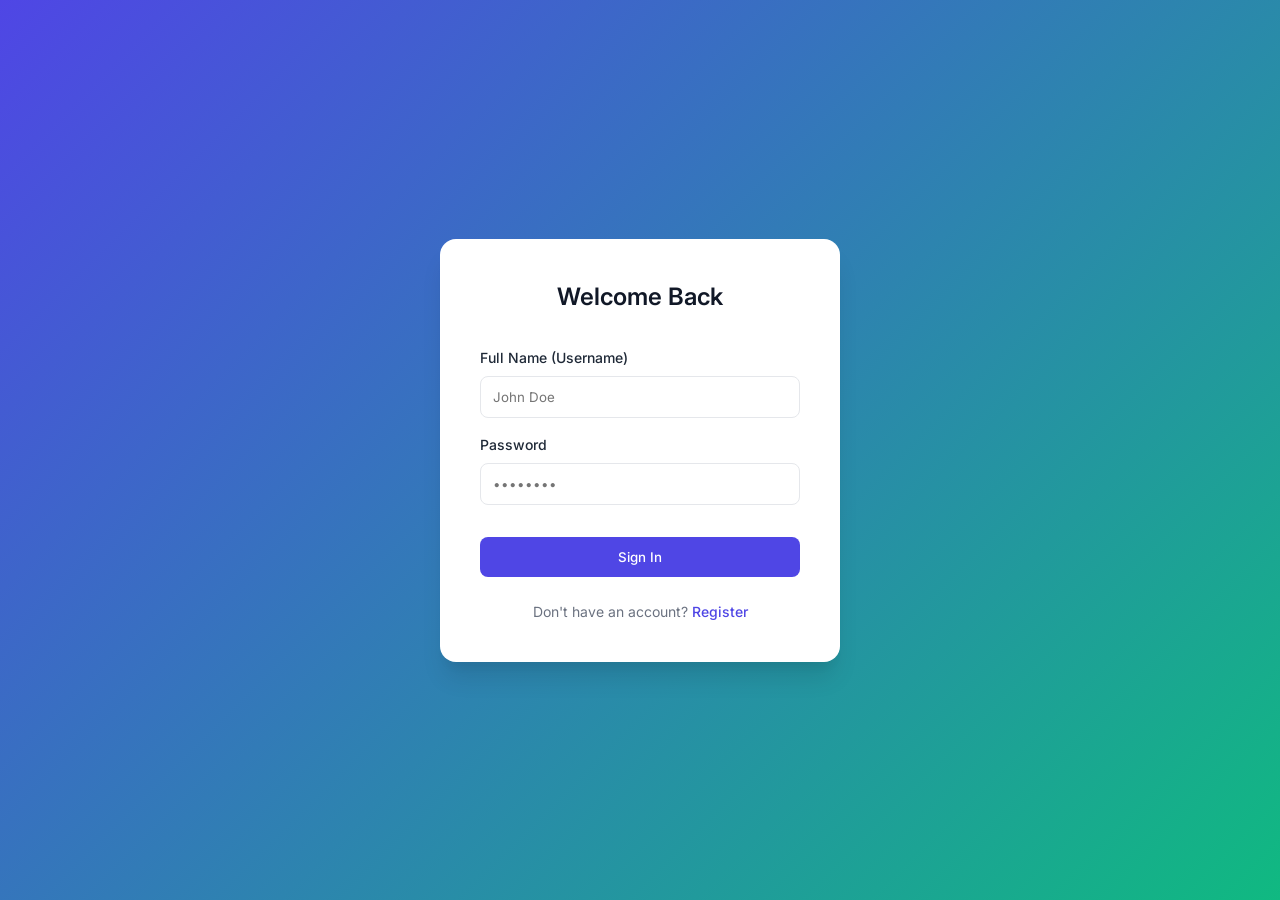
<file: frontend/index.html>
<!DOCTYPE html>
<html lang="en">
<head>
  <meta charset="UTF-8">
  <title>Login - Autonomous Syllabus Management</title>
  <link href="https://fonts.googleapis.com/css2?family=Inter:wght@400;500;600;700&display=swap" rel="stylesheet">
  <link rel="stylesheet" href="css/styles.css">
  <style>
    body { display: flex; align-items: center; justify-content: center; min-height: 100vh; background: linear-gradient(135deg, #4F46E5 0%, #10B981 100%); }
    .auth-container { background: white; padding: 2.5rem; border-radius: 1rem; box-shadow: 0 20px 25px -5px rgba(0, 0, 0, 0.1), 0 10px 10px -5px rgba(0, 0, 0, 0.04); width: 100%; max-width: 400px; text-align: center; }
    .auth-container h1 { margin-bottom: 2rem; color: #111827; font-size: 1.5rem; }
    .error-msg { color: var(--danger); font-size: 0.875rem; margin-bottom: 1rem; display: none; }
    .toggle-form { margin-top: 1.5rem; font-size: 0.875rem; color: var(--text-light); cursor: pointer; }
    .toggle-form span { color: var(--primary); font-weight: 500; }
  </style>
</head>
<body>

<div class="auth-container animate-fade-in" id="loginBox">
  <h1>Welcome Back</h1>
  <div id="errorMsg" class="error-msg"></div>
  <form id="authForm" onsubmit="handleAuth(event)">
    <div class="form-group" id="nameGroup" style="text-align: left;">
      <label>Full Name (Username)</label>
      <input type="text" id="name" required placeholder="John Doe">
    </div>
    <div class="form-group" style="text-align: left;">
      <label>Password</label>
      <input type="password" id="password" required placeholder="••••••••">
    </div>
    <div class="form-group" id="roleGroup" style="display: none; text-align: left;">
      <label>Role</label>
      <select id="role">
        <option value="Faculty">Faculty</option>
        <option value="BOS">Board of Studies (BOS)</option>
        <option value="HOD">Head of Department (HOD)</option>
        <option value="Admin">Admin</option>
      </select>
    </div>
    <button type="submit" class="btn btn-primary" style="width: 100%; margin-top: 1rem;" id="submitBtn">Sign In</button>
  </form>
  <div class="toggle-form" onclick="toggleMode()">
    Don't have an account? <span id="toggleText">Register</span>
  </div>
</div>

<script src="js/api.js"></script>
<script src="js/app.js"></script>
<script>
  let isLogin = true;

  function toggleMode() {
    isLogin = !isLogin;
    document.getElementById('roleGroup').style.display = isLogin ? 'none' : 'block';
    document.querySelector('h1').innerText = isLogin ? 'Welcome Back' : 'Create Account';
    document.getElementById('submitBtn').innerText = isLogin ? 'Sign In' : 'Register';
    document.getElementById('toggleText').innerText = isLogin ? 'Register' : 'Sign In';
    document.querySelector('.toggle-form').innerHTML = isLogin ? 
      'Don\'t have an account? <span id="toggleText">Register</span>' : 
      'Already have an account? <span id="toggleText">Sign In</span>';
  }

  async function handleAuth(e) {
    e.preventDefault();
    const name = document.getElementById('name').value;
    const password = document.getElementById('password').value;
    const errorMsg = document.getElementById('errorMsg');
    const submitBtn = document.getElementById('submitBtn');
    
    errorMsg.style.display = 'none';
    submitBtn.disabled = true;
    submitBtn.innerText = 'Processing...';

    try {
      let data;
      if (isLogin) {
        data = await api.login(name, password);
      } else {
        const role = document.getElementById('role').value;
        data = await api.register({ name, password, role });
      }
      
      localStorage.setItem('token', data.token);
      localStorage.setItem('user', JSON.stringify(data));
      window.location.href = 'dashboard.html';
    } catch (err) {
      errorMsg.innerText = err.message;
      errorMsg.style.display = 'block';
      submitBtn.disabled = false;
      submitBtn.innerText = isLogin ? 'Sign In' : 'Register';
    }
  }
</script>
</body>
</html>
</file>
<file: frontend/css/styles.css>
:root {
  --primary: #4F46E5;
  --primary-hover: #4338CA;
  --secondary: #10B981;
  --danger: #EF4444;
  --background: #F3F4F6;
  --surface: #FFFFFF;
  --text: #1F2937;
  --text-light: #6B7280;
  --border: #E5E7EB;
  --shadow: 0 4px 6px -1px rgba(0, 0, 0, 0.1), 0 2px 4px -1px rgba(0, 0, 0, 0.06);
  --radius: 8px;
}

* { margin: 0; padding: 0; box-sizing: border-box; font-family: 'Inter', -apple-system, sans-serif; }

body { background: var(--background); color: var(--text); line-height: 1.5; }

/* Utility */
.container { max-width: 1200px; margin: 0 auto; padding: 2rem; }
.card { background: var(--surface); padding: 2rem; border-radius: var(--radius); box-shadow: var(--shadow); }
.flex { display: flex; }
.justify-between { justify-content: space-between; }
.items-center { align-items: center; }
.grid { display: grid; }
.gap-4 { gap: 1rem; }
.mt-4 { margin-top: 1rem; }
.mb-4 { margin-bottom: 1rem; }
.hidden { display: none !important; }

/* Typography */
h1, h2, h3 { font-weight: 600; color: #111827; }
h1 { font-size: 1.875rem; margin-bottom: 1rem; }
h2 { font-size: 1.5rem; margin-bottom: 1rem; }
.text-sm { font-size: 0.875rem; color: var(--text-light); }

/* Forms */
.form-group { margin-bottom: 1rem; }
label { display: block; margin-bottom: 0.5rem; font-weight: 500; font-size: 0.875rem; }
input, select, textarea {
  width: 100%;
  padding: 0.75rem;
  border: 1px solid var(--border);
  border-radius: var(--radius);
  outline: none;
  transition: border-color 0.2s;
}
input:focus, select:focus, textarea:focus { border-color: var(--primary); box-shadow: 0 0 0 3px rgba(79, 70, 229, 0.1); }

/* Buttons */
.btn {
  display: inline-flex; align-items: center; justify-content: center;
  padding: 0.75rem 1.5rem;
  font-weight: 500;
  border-radius: var(--radius);
  border: none;
  cursor: pointer;
  transition: all 0.2s;
  color: white;
}
.btn-primary { background: var(--primary); }
.btn-primary:hover { background: var(--primary-hover); }
.btn-secondary { background: var(--secondary); }
.btn-secondary:hover { background: #059669; }
.btn-danger { background: var(--danger); }
.btn-danger:hover { background: #DC2626; }
.btn-outline { background: transparent; border: 1px solid var(--border); color: var(--text); }
.btn-outline:hover { background: #F9FAFB; }

/* Navbar */
.navbar {
  background: var(--surface);
  padding: 1rem 2rem;
  box-shadow: 0 1px 3px rgba(0,0,0,0.1);
  display: flex;
  justify-content: space-between;
  align-items: center;
}
.navbar .brand { font-size: 1.25rem; font-weight: bold; color: var(--primary); }
.navbar-actions { display: flex; gap: 1rem; align-items: center; }

/* Badges */
.badge {
  padding: 0.25rem 0.75rem;
  border-radius: 9999px;
  font-size: 0.75rem;
  font-weight: 500;
}
.badge-draft { background: #E5E7EB; color: #374151; }
.badge-pending { background: #FEF3C7; color: #92400E; }
.badge-approved { background: #D1FAE5; color: #065F46; }
.badge-rejected { background: #FEE2E2; color: #991B1B; }

/* Tables */
.table { width: 100%; border-collapse: collapse; margin-top: 1rem; }
.table th, .table td { padding: 1rem; border-bottom: 1px solid var(--border); text-align: left; }
.table th { background: #F9FAFB; font-weight: 500; color: var(--text-light); }

/* Animation */
@keyframes fadeIn { from { opacity: 0; transform: translateY(10px); } to { opacity: 1; transform: translateY(0); } }
.animate-fade-in { animation: fadeIn 0.4s ease-out; }
</file>
